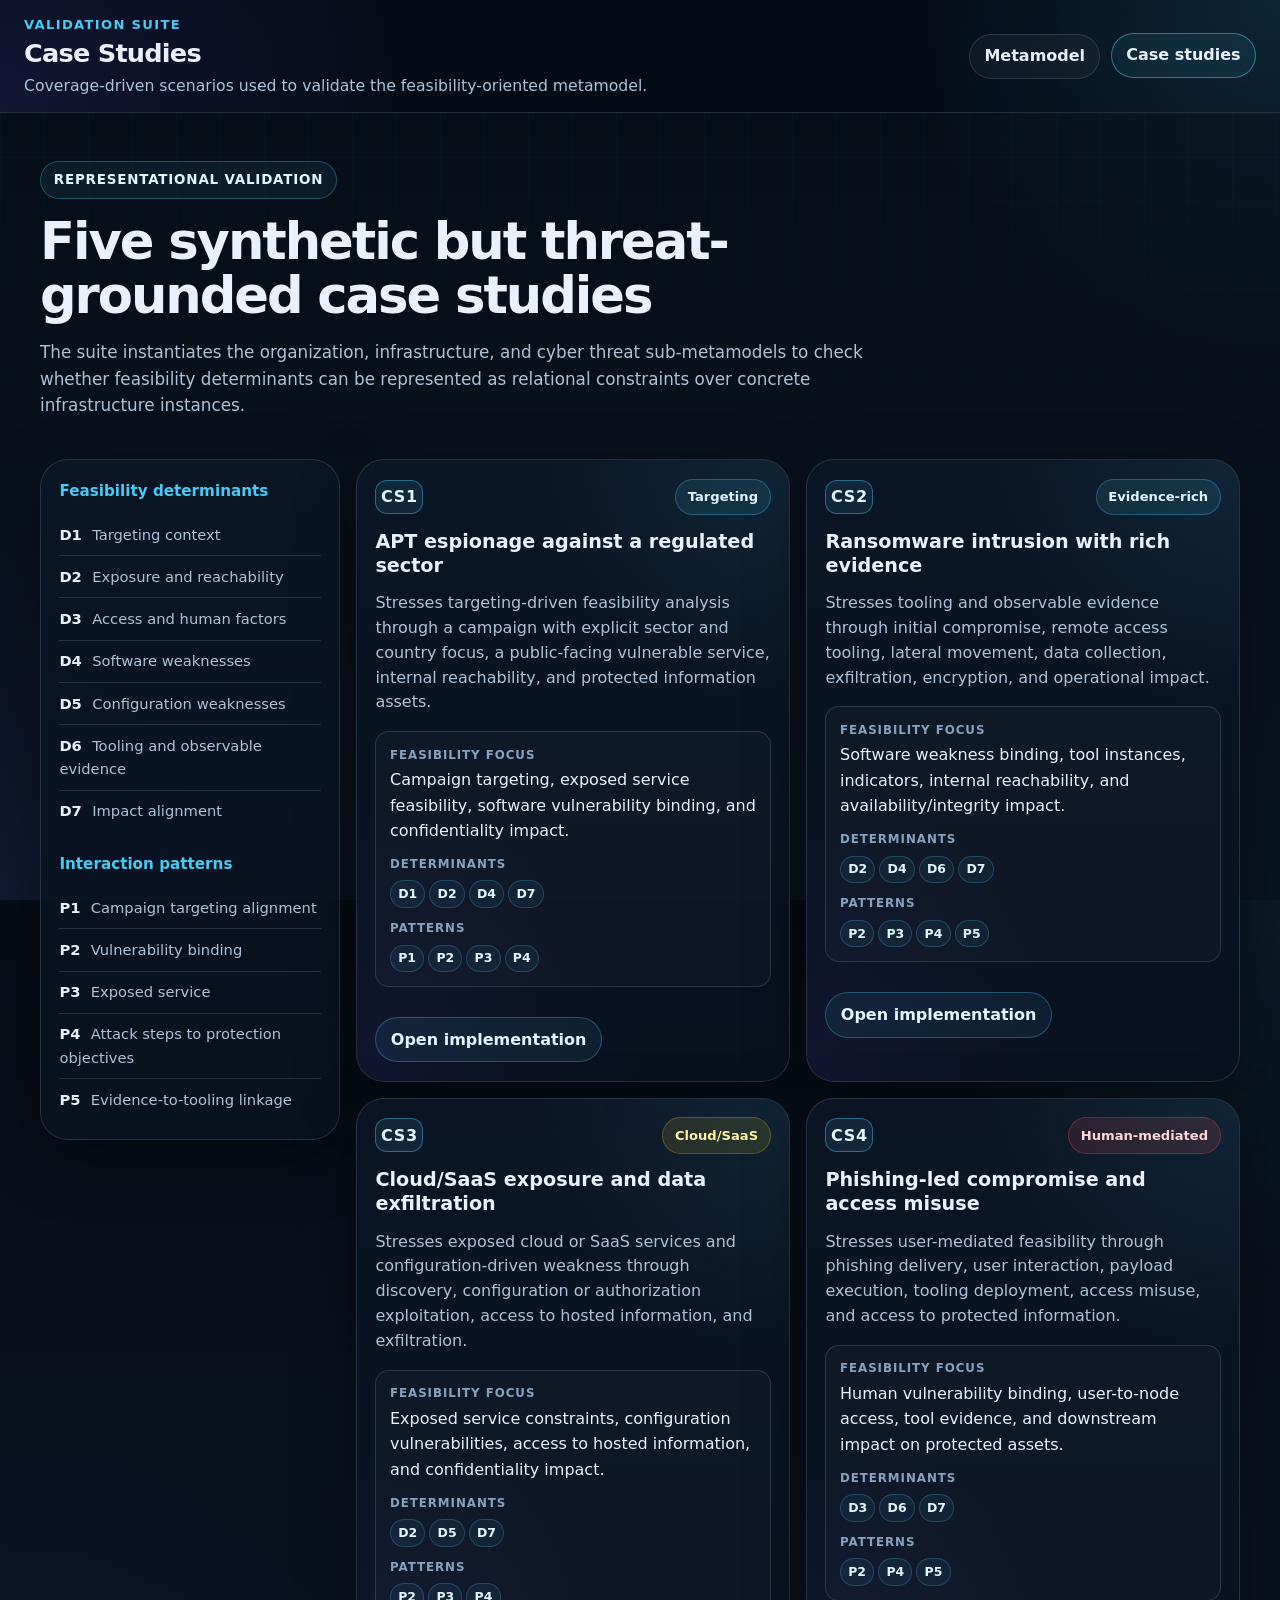
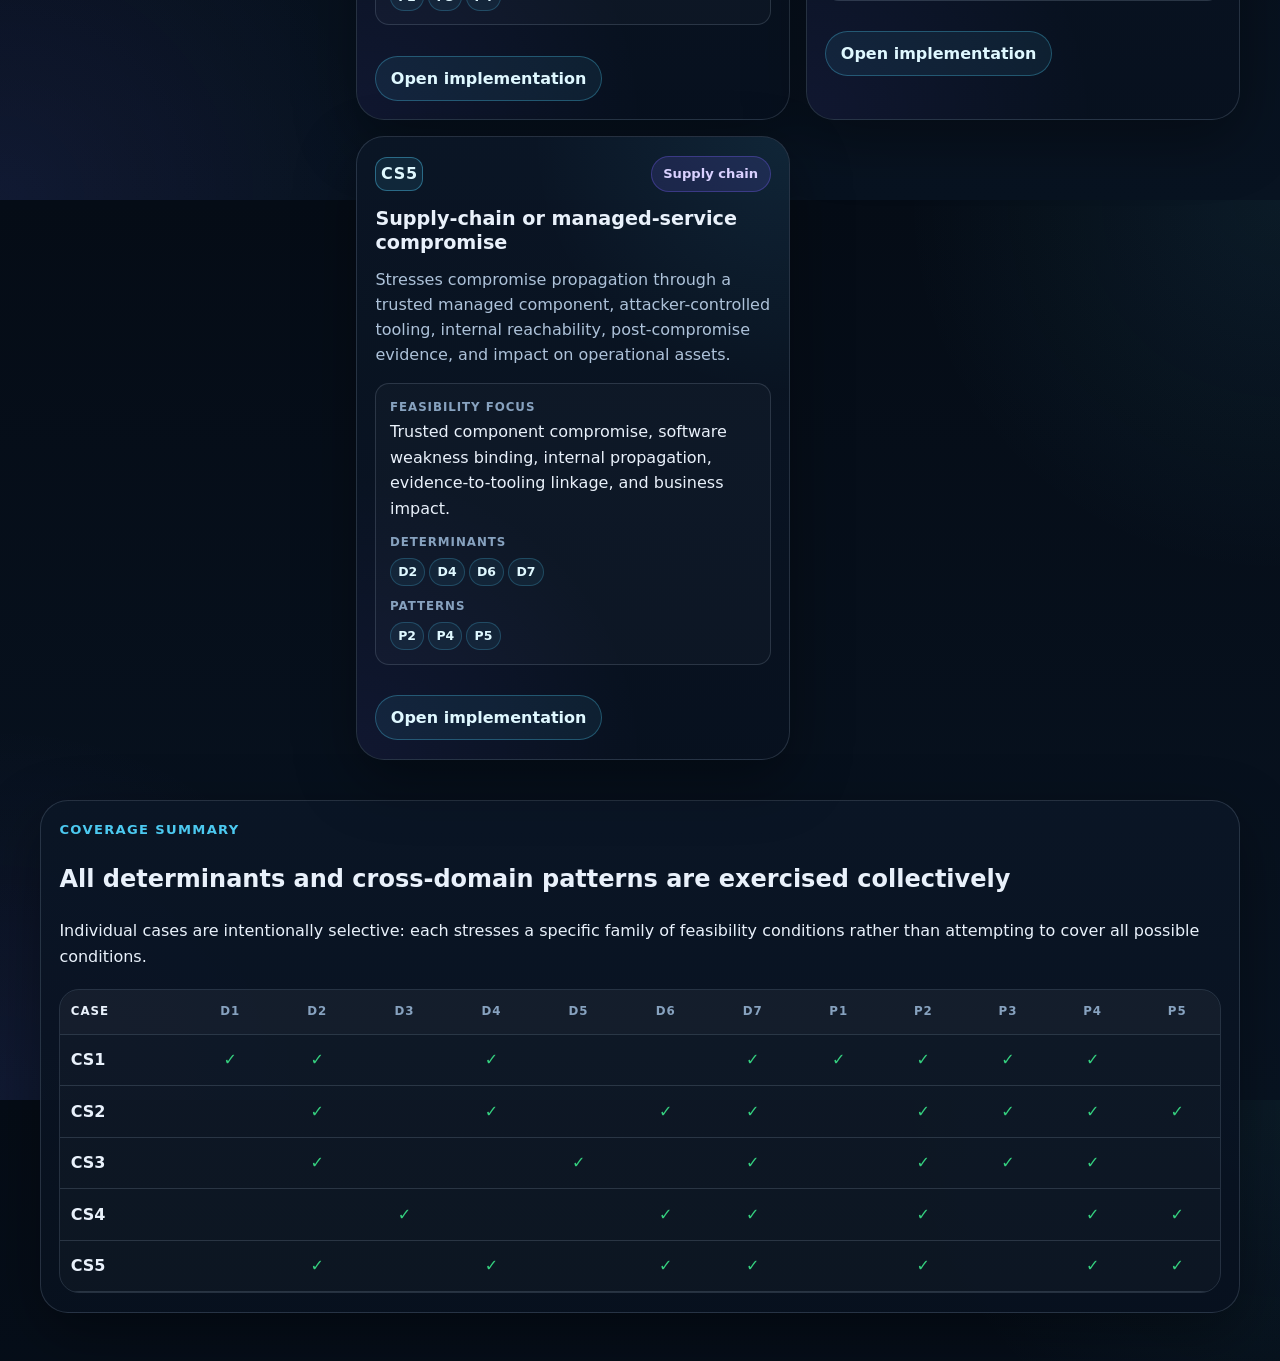
<file: cases/index.html>
<!doctype html>
<html lang="en">
<head>
  <meta charset="utf-8" />
  <title>Case Studies | Feasibility-Oriented Metamodel</title>
  <meta name="viewport" content="width=device-width, initial-scale=1" />
  <link rel="stylesheet" href="../style.css" />
</head>
<body>
  <main class="case-page">
    <header class="topbar">
      <div>
        <p class="eyebrow">Validation suite</p>
        <h1>Case Studies</h1>
        <p class="subtitle">Coverage-driven scenarios used to validate the feasibility-oriented metamodel.</p>
      </div>

      <nav class="actions" aria-label="Page navigation">
        <a class="button-link" href="../">Metamodel</a>
        <a class="button-link active" href="./">Case studies</a>
      </nav>
    </header>

    <section class="page-hero compact-hero">
      <div class="page-hero-content">
        <span class="hero-kicker">Representational validation</span>
        <h2>Five synthetic but threat-grounded case studies</h2>
        <p>
          The suite instantiates the organization, infrastructure, and cyber threat sub-metamodels
          to check whether feasibility determinants can be represented as relational constraints over
          concrete infrastructure instances.
        </p>
      </div>
    </section>

    <section class="cases-layout">
      <aside class="case-panel">
        <h2>Feasibility determinants</h2>
        <ul class="compact-list">
          <li><strong>D1</strong> Targeting context</li>
          <li><strong>D2</strong> Exposure and reachability</li>
          <li><strong>D3</strong> Access and human factors</li>
          <li><strong>D4</strong> Software weaknesses</li>
          <li><strong>D5</strong> Configuration weaknesses</li>
          <li><strong>D6</strong> Tooling and observable evidence</li>
          <li><strong>D7</strong> Impact alignment</li>
        </ul>

        <h2>Interaction patterns</h2>
        <ul class="compact-list">
          <li><strong>P1</strong> Campaign targeting alignment</li>
          <li><strong>P2</strong> Vulnerability binding</li>
          <li><strong>P3</strong> Exposed service</li>
          <li><strong>P4</strong> Attack steps to protection objectives</li>
          <li><strong>P5</strong> Evidence-to-tooling linkage</li>
        </ul>
      </aside>

      <section class="case-grid" aria-label="Available case studies">
        <article class="case-card">
          <div class="case-card-head">
            <span class="case-id">CS1</span>
            <span class="status-pill evidence">Targeting</span>
          </div>
          <h3>APT espionage against a regulated sector</h3>
          <p>
            Stresses targeting-driven feasibility analysis through a campaign with explicit sector
            and country focus, a public-facing vulnerable service, internal reachability, and protected information assets.
          </p>
          <dl class="case-meta">
            <dt>Feasibility focus</dt>
            <dd>Campaign targeting, exposed service feasibility, software vulnerability binding, and confidentiality impact.</dd>
            <dt>Determinants</dt>
            <dd><span>D1</span><span>D2</span><span>D4</span><span>D7</span></dd>
            <dt>Patterns</dt>
            <dd><span>P1</span><span>P2</span><span>P3</span><span>P4</span></dd>
          </dl>
        
          <a class="case-open-link" href="cs1/">Open implementation</a>
        </article>

        <article class="case-card">
          <div class="case-card-head">
            <span class="case-id">CS2</span>
            <span class="status-pill evidence">Evidence-rich</span>
          </div>
          <h3>Ransomware intrusion with rich evidence</h3>
          <p>
            Stresses tooling and observable evidence through initial compromise, remote access tooling,
            lateral movement, data collection, exfiltration, encryption, and operational impact.
          </p>
          <dl class="case-meta">
            <dt>Feasibility focus</dt>
            <dd>Software weakness binding, tool instances, indicators, internal reachability, and availability/integrity impact.</dd>
            <dt>Determinants</dt>
            <dd><span>D2</span><span>D4</span><span>D6</span><span>D7</span></dd>
            <dt>Patterns</dt>
            <dd><span>P2</span><span>P3</span><span>P4</span><span>P5</span></dd>
          </dl>
        
          <a class="case-open-link" href="cs2/">Open implementation</a>
        </article>

        <article class="case-card">
          <div class="case-card-head">
            <span class="case-id">CS3</span>
            <span class="status-pill exposure">Cloud/SaaS</span>
          </div>
          <h3>Cloud/SaaS exposure and data exfiltration</h3>
          <p>
            Stresses exposed cloud or SaaS services and configuration-driven weakness through discovery,
            configuration or authorization exploitation, access to hosted information, and exfiltration.
          </p>
          <dl class="case-meta">
            <dt>Feasibility focus</dt>
            <dd>Exposed service constraints, configuration vulnerabilities, access to hosted information, and confidentiality impact.</dd>
            <dt>Determinants</dt>
            <dd><span>D2</span><span>D5</span><span>D7</span></dd>
            <dt>Patterns</dt>
            <dd><span>P2</span><span>P3</span><span>P4</span></dd>
          </dl>
        
          <a class="case-open-link" href="cs3/">Open implementation</a>
        </article>

        <article class="case-card">
          <div class="case-card-head">
            <span class="case-id">CS4</span>
            <span class="status-pill human">Human-mediated</span>
          </div>
          <h3>Phishing-led compromise and access misuse</h3>
          <p>
            Stresses user-mediated feasibility through phishing delivery, user interaction, payload execution,
            tooling deployment, access misuse, and access to protected information.
          </p>
          <dl class="case-meta">
            <dt>Feasibility focus</dt>
            <dd>Human vulnerability binding, user-to-node access, tool evidence, and downstream impact on protected assets.</dd>
            <dt>Determinants</dt>
            <dd><span>D3</span><span>D6</span><span>D7</span></dd>
            <dt>Patterns</dt>
            <dd><span>P2</span><span>P4</span><span>P5</span></dd>
          </dl>
        
          <a class="case-open-link" href="cs4/">Open implementation</a>
        </article>

        <article class="case-card">
          <div class="case-card-head">
            <span class="case-id">CS5</span>
            <span class="status-pill supply">Supply chain</span>
          </div>
          <h3>Supply-chain or managed-service compromise</h3>
          <p>
            Stresses compromise propagation through a trusted managed component, attacker-controlled tooling,
            internal reachability, post-compromise evidence, and impact on operational assets.
          </p>
          <dl class="case-meta">
            <dt>Feasibility focus</dt>
            <dd>Trusted component compromise, software weakness binding, internal propagation, evidence-to-tooling linkage, and business impact.</dd>
            <dt>Determinants</dt>
            <dd><span>D2</span><span>D4</span><span>D6</span><span>D7</span></dd>
            <dt>Patterns</dt>
            <dd><span>P2</span><span>P4</span><span>P5</span></dd>
          </dl>
        
          <a class="case-open-link" href="cs5/">Open implementation</a>
        </article>
      </section>
    </section>

    <section class="coverage-section">
      <div class="coverage-card">
        <div>
          <p class="eyebrow">Coverage summary</p>
          <h2>All determinants and cross-domain patterns are exercised collectively</h2>
          <p>
            Individual cases are intentionally selective: each stresses a specific family of feasibility
            conditions rather than attempting to cover all possible conditions.
          </p>
        </div>
        <div class="coverage-table-wrap">
          <table class="coverage-table">
            <thead>
              <tr>
                <th>Case</th><th>D1</th><th>D2</th><th>D3</th><th>D4</th><th>D5</th><th>D6</th><th>D7</th><th>P1</th><th>P2</th><th>P3</th><th>P4</th><th>P5</th>
              </tr>
            </thead>
            <tbody>
              <tr><td>CS1</td><td>✓</td><td>✓</td><td></td><td>✓</td><td></td><td></td><td>✓</td><td>✓</td><td>✓</td><td>✓</td><td>✓</td><td></td></tr>
              <tr><td>CS2</td><td></td><td>✓</td><td></td><td>✓</td><td></td><td>✓</td><td>✓</td><td></td><td>✓</td><td>✓</td><td>✓</td><td>✓</td></tr>
              <tr><td>CS3</td><td></td><td>✓</td><td></td><td></td><td>✓</td><td></td><td>✓</td><td></td><td>✓</td><td>✓</td><td>✓</td><td></td></tr>
              <tr><td>CS4</td><td></td><td></td><td>✓</td><td></td><td></td><td>✓</td><td>✓</td><td></td><td>✓</td><td></td><td>✓</td><td>✓</td></tr>
              <tr><td>CS5</td><td></td><td>✓</td><td></td><td>✓</td><td></td><td>✓</td><td>✓</td><td></td><td>✓</td><td></td><td>✓</td><td>✓</td></tr>
            </tbody>
          </table>
        </div>
      </div>
    </section>
  </main>
</body>
</html>
</file>
<file: style.css>
:root {
  --bg: #07111f;
  --bg-soft: #0d1b2a;
  --bg-deep: #050c16;
  --card: rgba(11, 22, 38, 0.78);
  --card-solid: #0c1727;
  --text: #e9f1fb;
  --muted: #adc2d9;
  --muted-2: #87a2bf;
  --line: rgba(173, 194, 217, 0.18);
  --line-strong: rgba(173, 194, 217, 0.28);
  --accent: #4cc9f0;
  --accent-2: #7b61ff;
  --success: #35d07f;
  --success-bg: rgba(53, 208, 127, 0.12);
  --shadow: 0 20px 60px rgba(0, 0, 0, 0.35);
  --radius-xl: 28px;
  --radius-lg: 20px;
  --radius-md: 14px;
  --class-generic: #ff4d5e;
  --class-instance: #3b82f6;
  --class-posteriori: #facc15;
  --max: 1200px;
  --nav-h: 88px;
}

* { box-sizing: border-box; }
html { height: 100%; scroll-behavior: smooth; }
body {
  margin: 0;
  min-height: 100%;
  font-family: Inter, ui-sans-serif, system-ui, -apple-system, BlinkMacSystemFont, "Segoe UI", Roboto, Helvetica, Arial, sans-serif;
  color: var(--text);
  background:
    radial-gradient(circle at top right, rgba(76, 201, 240, 0.08), transparent 24%),
    radial-gradient(circle at bottom left, rgba(123, 97, 255, 0.08), transparent 24%),
    linear-gradient(180deg, var(--bg-deep) 0%, #081321 100%);
  line-height: 1.6;
}
a { color: inherit; text-decoration: none; }
button, input { font: inherit; }
.app { height: 100vh; min-height: 100vh; display: flex; flex-direction: column; }

.topbar {
  min-height: var(--nav-h);
  display: flex;
  align-items: center;
  justify-content: space-between;
  gap: 1rem;
  padding: 0.9rem 1.5rem;
  border-bottom: 1px solid var(--line);
  background: rgba(4, 12, 24, 0.72);
  backdrop-filter: blur(12px);
  position: relative;
  z-index: 10;
}
.topbar::before {
  content: "";
  position: absolute;
  inset: 0;
  background: radial-gradient(circle at top right, rgba(76, 201, 240, 0.12), transparent 28%), radial-gradient(circle at bottom left, rgba(123, 97, 255, 0.12), transparent 32%);
  pointer-events: none;
  z-index: -1;
}
.eyebrow {
  margin: 0 0 0.25rem;
  color: var(--accent);
  font-size: 0.82rem;
  font-weight: 800;
  letter-spacing: 0.1em;
  text-transform: uppercase;
}
.topbar h1 { margin: 0; font-size: clamp(1.35rem, 2vw, 1.85rem); line-height: 1.15; letter-spacing: -0.03em; color: var(--text); }
.subtitle { margin: 0.25rem 0 0; color: var(--muted); font-size: 0.98rem; }
.actions { display: flex; gap: 0.65rem; flex-wrap: wrap; justify-content: flex-end; }
button, .button-link {
  display: inline-flex;
  align-items: center;
  justify-content: center;
  min-height: 38px;
  border: 1px solid var(--line);
  border-radius: 999px;
  padding: 0.55rem 0.9rem;
  background: rgba(255, 255, 255, 0.04);
  color: var(--text);
  font-weight: 800;
  cursor: pointer;
  text-decoration: none;
  transition: transform 0.2s ease, border-color 0.2s ease, background 0.2s ease;
}
button:hover, .button-link:hover, .button-link.active { transform: translateY(-1px); border-color: rgba(76, 201, 240, 0.5); background: rgba(76, 201, 240, 0.08); }

.content {
  flex: 1;
  min-height: 0;
  display: grid;
  grid-template-columns: 290px minmax(0, 1fr) 410px;
  padding: 1rem;
  gap: 1rem;
}
.left-panel, .details, .case-panel, .case-card, .coverage-card, .case-implementation-sidebar, .case-details, .placeholder-card {
  padding: 1.15rem;
  overflow-y: auto;
  background: linear-gradient(180deg, rgba(11, 22, 38, 0.92), rgba(8, 17, 31, 0.92));
  border: 1px solid var(--line);
  border-radius: var(--radius-xl);
  box-shadow: var(--shadow);
}
.left-panel h2, .details h2, .case-implementation-sidebar h2 { margin: 1.35rem 0 0.7rem; font-size: 0.95rem; color: var(--text); line-height: 1.2; }
.left-panel h2:first-child, .details h2:first-child, .case-implementation-sidebar h2:first-child { margin-top: 0; }
.details h3 { margin: 1.25rem 0 0.45rem; font-size: 0.9rem; color: var(--accent); letter-spacing: 0.03em; }
.check-row { display: grid; grid-template-columns: 18px 18px 1fr; align-items: center; gap: 0.55rem; margin: 0.58rem 0; color: var(--muted); font-size: 0.92rem; font-weight: 650; }
.check-row input { accent-color: var(--accent); }
.legend-swatch { width: 16px; height: 16px; border: 3px double rgba(233, 241, 251, 0.92); border-radius: 3px; box-shadow: 0 0 0 1px rgba(0,0,0,0.35); display: inline-block; flex: 0 0 auto; }
.legend-swatch.generic-a-priori { background: var(--class-generic); }
.legend-swatch.instance-specific { background: var(--class-instance); }
.legend-swatch.a-posteriori { background: var(--class-posteriori); }
.submodel-swatch { width: 16px; height: 16px; border: 1px solid var(--line-strong); border-radius: 999px; background: rgba(255, 255, 255, 0.04); display: inline-block; }
.submodel-swatch.organization { background: rgba(53, 208, 127, 0.34); }
.submodel-swatch.infrastructure { background: rgba(76, 201, 240, 0.34); }
.submodel-swatch.cyber-threat { background: rgba(250, 204, 21, 0.34); }
#search { width: 100%; padding: 0.68rem 0.75rem; border: 1px solid var(--line); border-radius: 14px; background: rgba(255,255,255,0.04); color: var(--text); outline: none; transition: border-color .2s ease, box-shadow .2s ease, background .2s ease; }
#search::placeholder { color: var(--muted-2); }
#search:focus { border-color: rgba(76,201,240,.6); background: rgba(76,201,240,.06); box-shadow: 0 0 0 4px rgba(76,201,240,.08); }
#graph, .case-graph {
  width: 100%;
  height: 100%;
  min-height: 0;
  border: 1px solid var(--line);
  border-radius: var(--radius-xl);
  box-shadow: var(--shadow);
  overflow: hidden;
  background:
    linear-gradient(rgba(76, 201, 240, 0.055) 1px, transparent 1px),
    linear-gradient(90deg, rgba(76, 201, 240, 0.055) 1px, transparent 1px),
    radial-gradient(circle at top right, rgba(76, 201, 240, 0.09), transparent 28%),
    radial-gradient(circle at bottom left, rgba(123, 97, 255, 0.09), transparent 30%),
    linear-gradient(180deg, rgba(11, 22, 38, 0.96), rgba(8, 17, 31, 0.96));
  background-size: 44px 44px, 44px 44px, auto, auto, auto;
}
.stats, .help, .muted { color: var(--muted); font-size: 0.92rem; line-height: 1.45; }
.badge-row { display: flex; flex-wrap: wrap; gap: 0.5rem; margin-bottom: 0.8rem; }
.badge { display: inline-flex; align-items: center; min-height: 28px; margin: 0 0 0.75rem; padding: 0.3rem 0.7rem; border-radius: 999px; border: 1px solid var(--line); background: rgba(255,255,255,.04); color: var(--muted); font-size: .75rem; font-weight: 800; letter-spacing: .04em; text-transform: uppercase; }
.badge-row .badge { margin-bottom: 0; }
.badge.generic-a-priori { background: rgba(255,77,94,.14); border-color: rgba(255,77,94,.34); color: #ffd6da; }
.badge.instance-specific { background: rgba(59,130,246,.16); border-color: rgba(59,130,246,.38); color: #cfe3ff; }
.badge.a-posteriori { background: rgba(250,204,21,.14); border-color: rgba(250,204,21,.34); color: #fff1a6; }
.badge.relationship { background: rgba(76,201,240,.1); border-color: rgba(76,201,240,.32); color: #dff8ff; }
.submodel-badge.organization { background: rgba(53,208,127,.12); border-color: rgba(53,208,127,.24); color: #b9ffd6; }
.submodel-badge.infrastructure { background: rgba(76,201,240,.12); border-color: rgba(76,201,240,.32); color: #dff8ff; }
.submodel-badge.cyber-threat { background: rgba(250,204,21,.12); border-color: rgba(250,204,21,.26); color: #fff1a6; }
.details p { line-height: 1.55; color: var(--muted); }
.details dl, .case-meta { margin: .9rem 0; padding: .85rem; border: 1px solid var(--line); border-radius: var(--radius-md); background: rgba(255,255,255,.025); }
.details dt, .case-meta dt { margin-top: .7rem; color: var(--muted-2); font-size: .74rem; font-weight: 800; letter-spacing: .08em; text-transform: uppercase; }
.details dt:first-child, .case-meta dt:first-child { margin-top: 0; }
.details dd, .case-meta dd { margin: .15rem 0 0; color: var(--text); }
.details ul { margin: .45rem 0 0; padding-left: 1.1rem; color: var(--muted); }
.details li + li { margin-top: .28rem; }
.relation-list li { margin-bottom: .65rem; }
.relation-list small { display: block; margin-top: .18rem; color: var(--muted-2); line-height: 1.35; }
.cardinality-pill { display: inline-flex; min-height: 22px; margin-left: .35rem; padding: .1rem .45rem; border: 1px solid rgba(76,201,240,.28); border-radius: 999px; background: rgba(76,201,240,.08); color: #dff8ff; font-size: .76rem; font-weight: 900; }
.layout-notice { margin-top: 1rem; min-height: 32px; color: #b9ffd6; font-weight: 800; opacity: 0; transition: opacity .2s ease; }
.layout-notice.visible { opacity: 1; }
.left-panel::-webkit-scrollbar, .details::-webkit-scrollbar, .case-implementation-sidebar::-webkit-scrollbar, .case-details::-webkit-scrollbar { width: 10px; }
.left-panel::-webkit-scrollbar-thumb, .details::-webkit-scrollbar-thumb, .case-implementation-sidebar::-webkit-scrollbar-thumb, .case-details::-webkit-scrollbar-thumb { background: rgba(173,194,217,.2); border-radius: 999px; border: 2px solid transparent; background-clip: padding-box; }

/* Case studies list */
.case-page { min-height: 100vh; }
.page-hero { position: relative; overflow: hidden; padding: 3rem 1rem 1.5rem; }
.page-hero::before { content: ""; position: absolute; inset: 0; background: linear-gradient(rgba(76,201,240,.06) 1px, transparent 1px), linear-gradient(90deg, rgba(76,201,240,.06) 1px, transparent 1px); background-size: 44px 44px; mask-image: linear-gradient(to bottom, rgba(0,0,0,.52), transparent 90%); pointer-events: none; }
.page-hero-content { position: relative; z-index: 1; width: min(calc(100% - 2rem), var(--max)); margin: 0 auto; }
.hero-kicker { display: inline-block; padding: .45rem .8rem; border: 1px solid rgba(76,201,240,.32); border-radius: 999px; background: rgba(76,201,240,.08); color: #dff8ff; font-size: .84rem; font-weight: 800; letter-spacing: .06em; text-transform: uppercase; margin-bottom: 1rem; }
.page-hero h2 { max-width: 900px; margin: 0; font-size: clamp(2rem, 4vw, 3.4rem); line-height: 1.05; letter-spacing: -.04em; }
.page-hero p { max-width: 840px; margin: 1rem 0 0; color: var(--muted); font-size: 1.05rem; }
.cases-layout { width: min(calc(100% - 2rem), var(--max)); margin: 0 auto; padding: 1rem 0 2.5rem; display: grid; grid-template-columns: 300px minmax(0, 1fr); gap: 1rem; align-items: start; }
.case-panel { position: sticky; top: 1rem; }
.case-panel h2 { margin: 1.25rem 0 .7rem; font-size: .95rem; color: var(--accent); }
.case-panel h2:first-child { margin-top: 0; }
.compact-list { margin: 0; padding: 0; list-style: none; color: var(--muted); }
.compact-list li { padding: .55rem 0; border-top: 1px solid var(--line); font-size: .92rem; }
.compact-list li:first-child { border-top: 0; }
.compact-list strong { color: var(--text); margin-right: .35rem; }
.case-grid { display: grid; grid-template-columns: repeat(2, minmax(0, 1fr)); gap: 1rem; }
.case-card { position: relative; overflow: hidden; }
.case-card::before { content: ""; position: absolute; inset: 0; background: radial-gradient(circle at top right, rgba(76,201,240,.09), transparent 34%), radial-gradient(circle at bottom left, rgba(123,97,255,.08), transparent 38%); pointer-events: none; }
.case-card > * { position: relative; z-index: 1; }
.case-card-head { display: flex; align-items: center; justify-content: space-between; gap: .75rem; margin-bottom: .9rem; }
.case-id { display: inline-grid; place-items: center; min-width: 48px; height: 34px; border: 1px solid rgba(76,201,240,.42); border-radius: 12px; background: rgba(76,201,240,.1); color: #dff8ff; font-weight: 900; letter-spacing: .04em; }
.case-card h3 { margin: 0; color: var(--text); font-size: 1.2rem; line-height: 1.25; }
.case-card p { margin: .85rem 0 1rem; color: var(--muted); line-height: 1.55; }
.status-pill { display: inline-flex; align-items: center; gap: .42rem; padding: .42rem .72rem; border-radius: 999px; font-size: .82rem; font-weight: 800; border: 1px solid transparent; white-space: nowrap; }
.status-pill.evidence { color: #dff8ff; background: rgba(76,201,240,.1); border-color: rgba(76,201,240,.3); }
.status-pill.exposure { color: #fff1a6; background: rgba(250,204,21,.11); border-color: rgba(250,204,21,.25); }
.status-pill.human { color: #ffd6da; background: rgba(255,77,94,.13); border-color: rgba(255,77,94,.3); }
.status-pill.supply { color: #d9d1ff; background: rgba(123,97,255,.14); border-color: rgba(123,97,255,.32); }
.case-meta dd span, .case-chip-row span { display: inline-flex; align-items: center; justify-content: center; min-height: 24px; min-width: 34px; margin: .25rem .25rem 0 0; padding: .18rem .45rem; border: 1px solid rgba(76,201,240,.24); border-radius: 999px; background: rgba(76,201,240,.07); color: #dff8ff; font-size: .78rem; font-weight: 850; }
.case-open-link { display: inline-flex; width: fit-content; margin-top: 1rem; padding: .55rem .9rem; border-radius: 999px; border: 1px solid rgba(76,201,240,.32); background: rgba(76,201,240,.08); color: #dff8ff; font-weight: 800; transition: transform .2s ease, border-color .2s ease, background .2s ease; }
.case-open-link:hover { transform: translateY(-1px); border-color: rgba(76,201,240,.58); background: rgba(76,201,240,.14); }
.coverage-section { width: min(calc(100% - 2rem), var(--max)); margin: 0 auto; padding: 0 0 3rem; }
.coverage-table-wrap { margin-top: 1.2rem; overflow-x: auto; border: 1px solid var(--line); border-radius: var(--radius-lg); }
.coverage-table { width: 100%; min-width: 760px; border-collapse: collapse; background: rgba(255,255,255,.02); }
.coverage-table th, .coverage-table td { padding: .78rem .65rem; border-bottom: 1px solid var(--line); text-align: center; color: var(--muted); }
.coverage-table th { color: var(--muted-2); font-size: .74rem; font-weight: 900; letter-spacing: .08em; text-transform: uppercase; background: rgba(255,255,255,.025); }
.coverage-table td:first-child, .coverage-table th:first-child { text-align: left; color: var(--text); font-weight: 850; }
.coverage-table td:not(:first-child) { color: var(--success); font-weight: 900; }

/* Case implementation pages */
.case-implementation-page { height: 100vh; min-height: 100vh; overflow: hidden; }
.case-implementation-page .topbar { flex: 0 0 auto; }
.case-implementation-content { flex: 1 1 auto; height: calc(100vh - var(--nav-h)); min-height: 0; display: grid; grid-template-columns: minmax(260px, 300px) minmax(640px, 1fr) minmax(340px, 420px); grid-template-rows: minmax(0, 1fr); align-items: stretch; padding: 1rem; gap: 1rem; }
.case-implementation-sidebar, .case-details { min-height: 0; max-height: 100%; overflow-y: auto; }
.case-graph { display: block; min-height: 640px; }
.case-legend-row { display: flex; align-items: center; gap: .6rem; margin: .55rem 0; color: var(--muted); font-size: .92rem; font-weight: 650; }
.placeholder-card { width: min(calc(100% - 2rem), 900px); margin: 0 auto; }

@media (max-width: 1180px) { .content { grid-template-columns: 270px minmax(0,1fr) 360px; } }
@media (max-width: 1050px) {
  .app { height: auto; }
  .content { grid-template-columns: 1fr; grid-template-rows: auto 68vh auto; }
  .topbar { align-items: flex-start; flex-direction: column; }
  .actions { justify-content: flex-start; }
  .case-implementation-page { height: auto; overflow: visible; }
  .case-implementation-content { height: auto; grid-template-columns: 1fr; grid-template-rows: auto 72vh auto; }
  .case-graph { min-height: 72vh; }
}
@media (max-width: 980px) { .cases-layout { grid-template-columns: 1fr; } .case-panel { position: static; } }
@media (max-width: 740px) { .case-grid { grid-template-columns: 1fr; } }
@media (max-width: 560px) { .content, .case-implementation-content { padding: .75rem; gap: .75rem; } .left-panel, .details, #graph, .case-graph, .case-panel, .case-card { border-radius: 22px; } .topbar { padding: .9rem 1rem; } }
</file>
